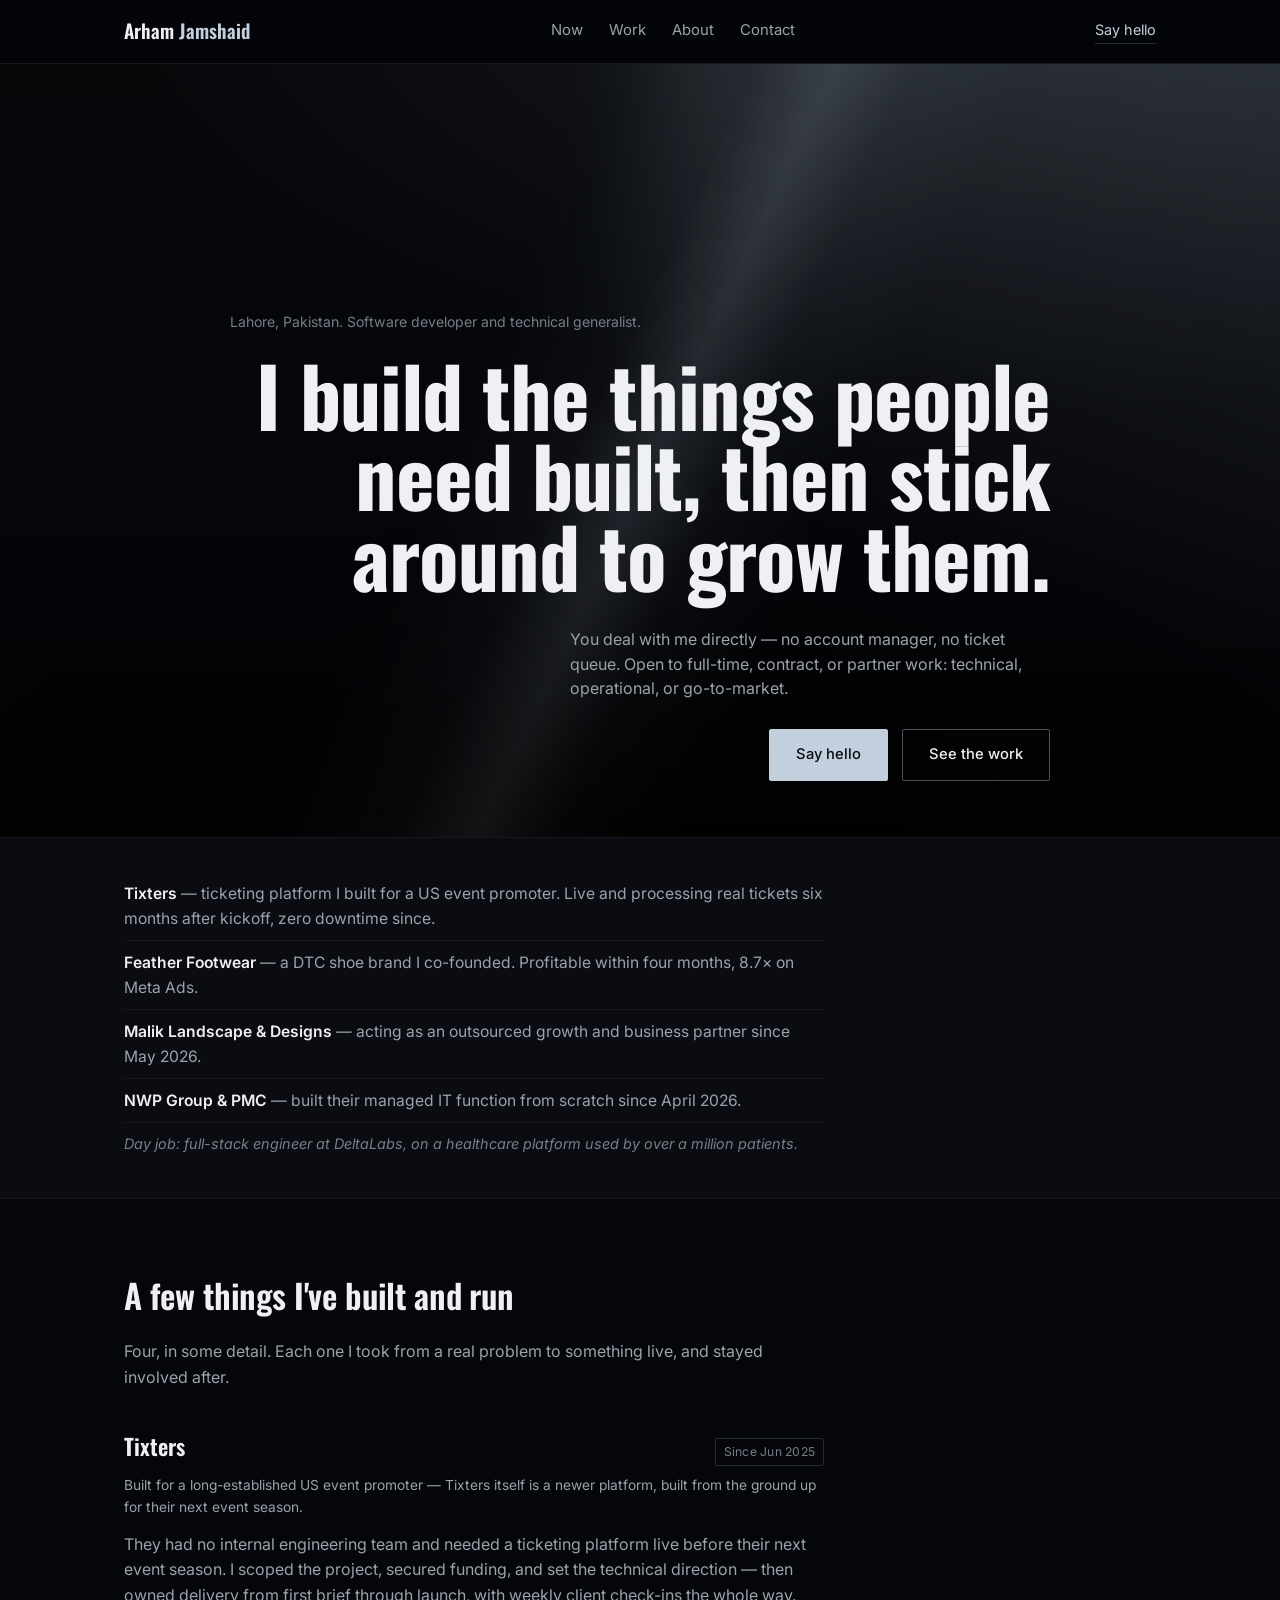
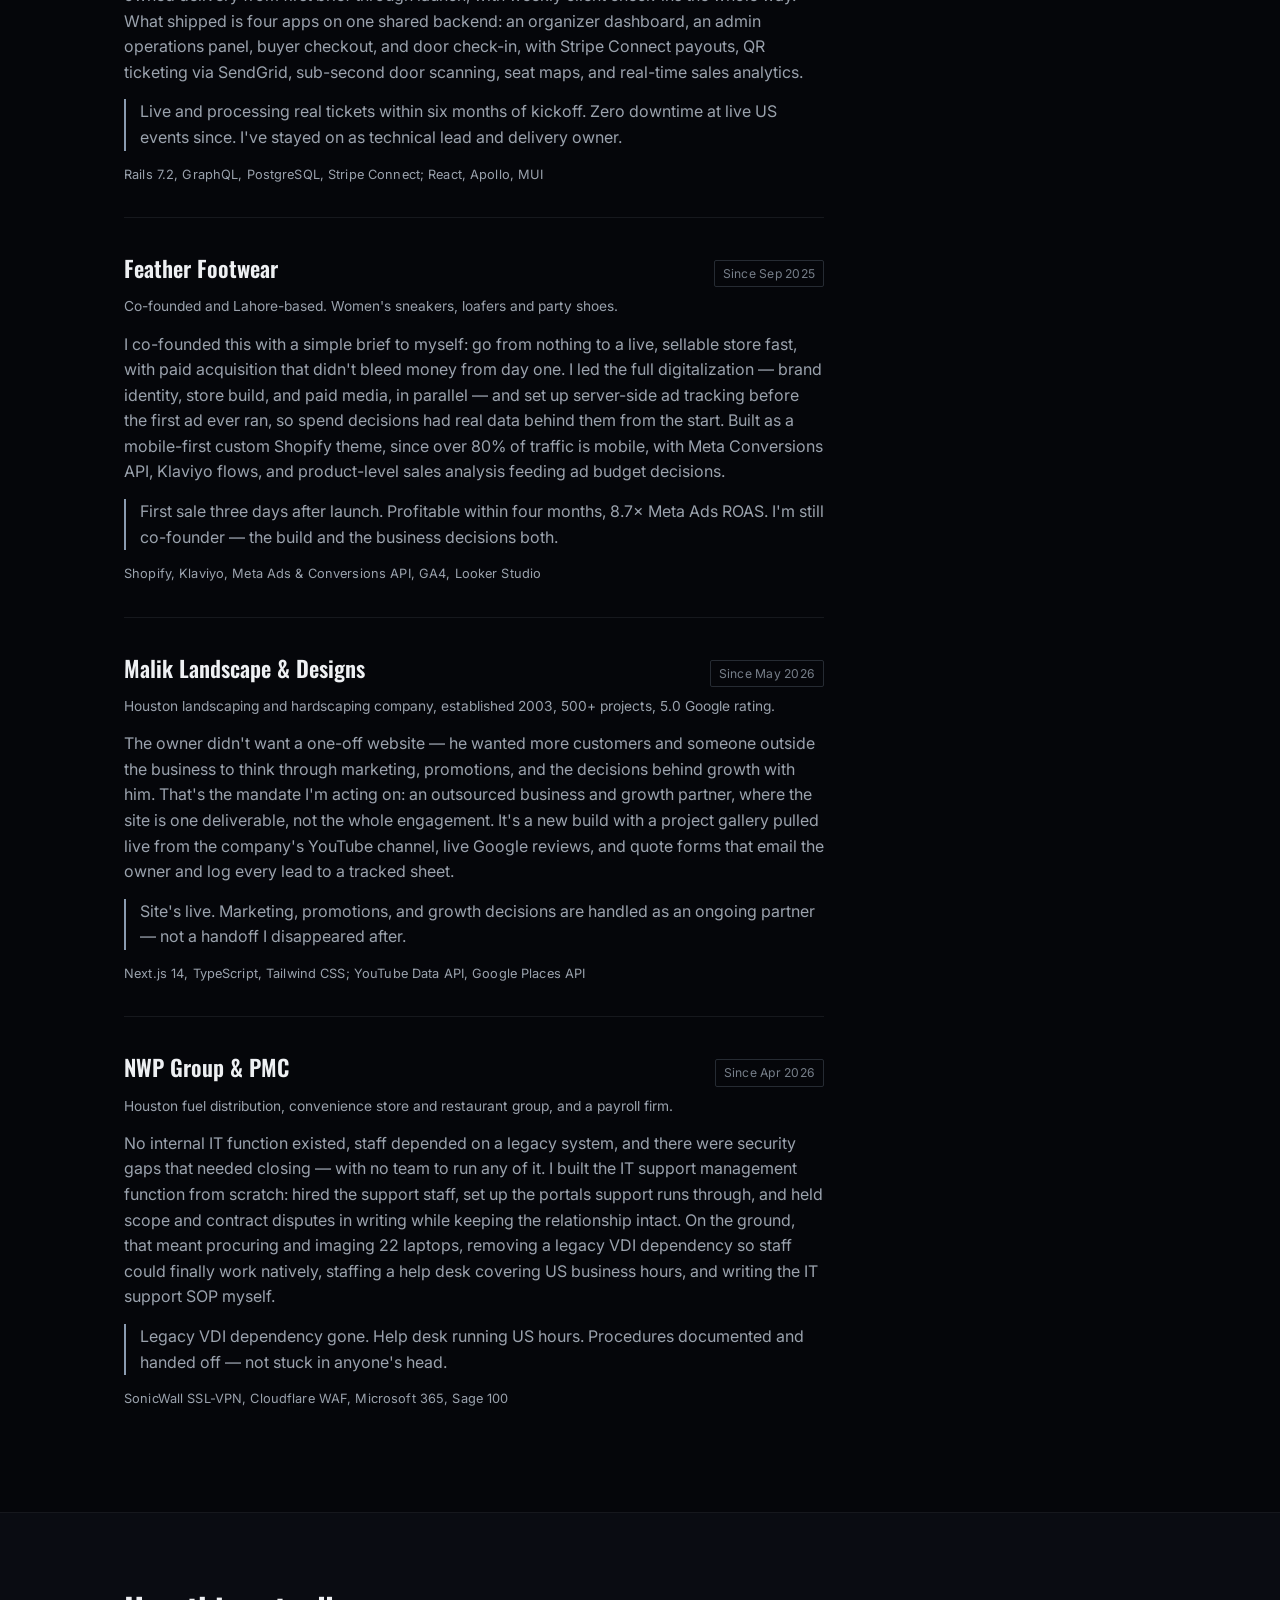
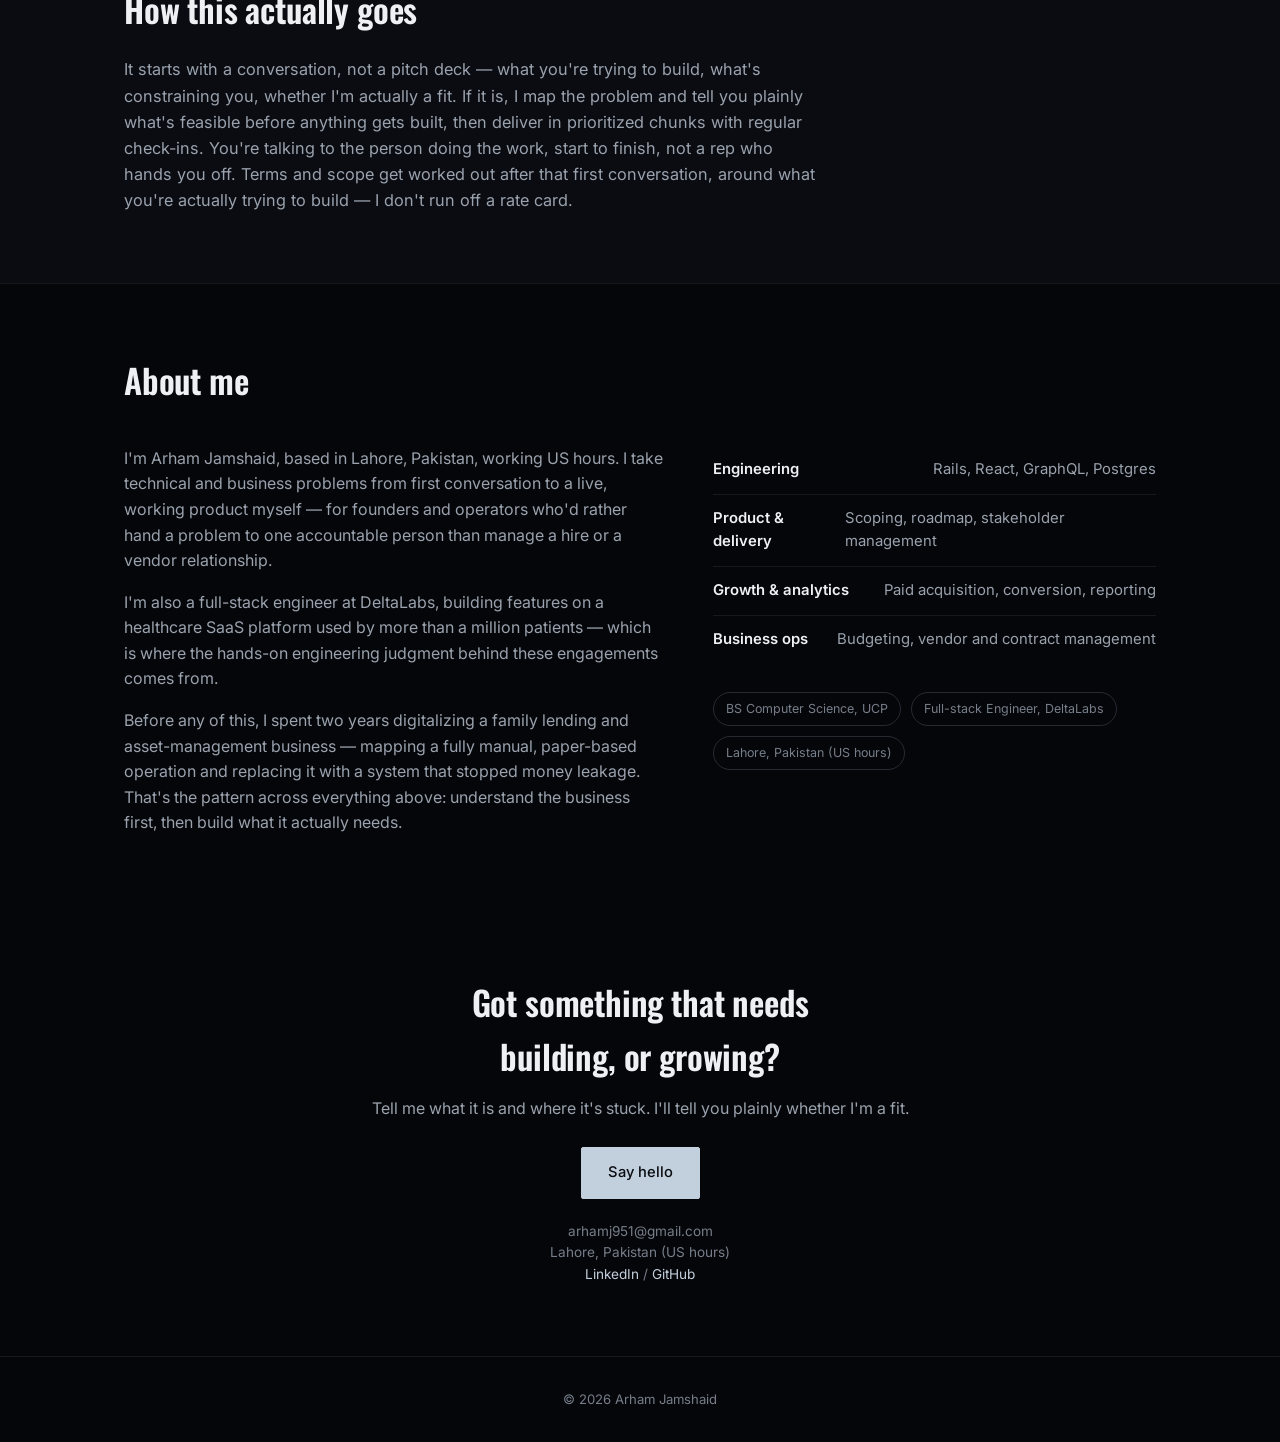
<file: index.html>
<!DOCTYPE html>
<html lang="en">
<head>
<meta charset="UTF-8">
<meta name="viewport" content="width=device-width, initial-scale=1.0">
<title>Arham Jamshaid — Software Developer &amp; Technical Generalist</title>
<meta name="description" content="I build and grow the things founders and operators need — technical, operational, or go-to-market. Based in Lahore, Pakistan.">
<link rel="preconnect" href="https://fonts.googleapis.com">
<link rel="preconnect" href="https://fonts.gstatic.com" crossorigin>
<link href="https://fonts.googleapis.com/css2?family=Oswald:wght@500;600;700&family=Inter:wght@400;500;600;700&display=swap" rel="stylesheet">
<link rel="stylesheet" href="styles.css">
</head>
<body>

<header class="site-nav">
  <div class="nav-inner" id="navInner">
    <div class="brand">Arham <span>Jamshaid</span></div>
    <nav class="links">
      <a href="#now">Now</a>
      <a href="#work">Work</a>
      <a href="#about">About</a>
      <a href="#contact">Contact</a>
    </nav>
    <a href="#contact" class="nav-cta">Say hello</a>
    <button class="menu-toggle" id="menuToggle" aria-label="Toggle menu">Menu</button>
  </div>
  <div class="mobile-panel" id="mobilePanel">
    <a href="#now">Now</a>
    <a href="#work">Work</a>
    <a href="#about">About</a>
    <a href="#contact">Contact</a>
  </div>
</header>

<section class="hero">
  <div class="light-streak"></div>
  <div class="grain-vignette"></div>
  <div class="wrap">
    <div class="hero-byline">Lahore, Pakistan. Software developer and technical generalist.</div>
    <h1 class="headline">I build the things people need built, then stick around to grow them.</h1>
    <p class="hero-sub">You deal with me directly — no account manager, no ticket queue. Open to full-time, contract, or partner work: technical, operational, or go-to-market.</p>
    <div class="hero-ctas">
      <a href="mailto:arhamj951@gmail.com" class="btn btn-primary">Say hello</a>
      <a href="#work" class="btn btn-ghost">See the work</a>
    </div>
  </div>
</section>

<section id="now" class="now-section">
  <div class="wrap">
    <ul class="now-list">
      <li><a href="#tixters"><strong>Tixters</strong></a> — ticketing platform I built for a US event promoter. Live and processing real tickets six months after kickoff, zero downtime since.</li>
      <li><a href="#feather"><strong>Feather Footwear</strong></a> — a DTC shoe brand I co-founded. Profitable within four months, 8.7× on Meta Ads.</li>
      <li><a href="#malik"><strong>Malik Landscape &amp; Designs</strong></a> — acting as an outsourced growth and business partner since May 2026.</li>
      <li><a href="#nwp"><strong>NWP Group &amp; PMC</strong></a> — built their managed IT function from scratch since April 2026.</li>
      <li class="now-day">Day job: full-stack engineer at DeltaLabs, on a healthcare platform used by over a million patients.</li>
    </ul>
  </div>
</section>

<section id="work">
  <div class="wrap">
    <div class="section-head">
      <h2 class="section-title">A few things I've built and run</h2>
      <p class="section-desc">Four, in some detail. Each one I took from a real problem to something live, and stayed involved after.</p>
    </div>

    <!-- Tixters -->
    <article class="case" id="tixters">
      <div class="case-head">
        <h3 class="case-client">Tixters</h3>
        <span class="case-status">Since Jun 2025</span>
      </div>
      <p class="case-tag">Built for a long-established US event promoter — Tixters itself is a newer platform, built from the ground up for their next event season.</p>
      <p>They had no internal engineering team and needed a ticketing platform live before their next event season. I scoped the project, secured funding, and set the technical direction — then owned delivery from first brief through launch, with weekly client check-ins the whole way. What shipped is four apps on one shared backend: an organizer dashboard, an admin operations panel, buyer checkout, and door check-in, with Stripe Connect payouts, QR ticketing via SendGrid, sub-second door scanning, seat maps, and real-time sales analytics.</p>
      <p class="case-result">Live and processing real tickets within six months of kickoff. Zero downtime at live US events since. I've stayed on as technical lead and delivery owner.</p>
      <p class="stack-line">Rails 7.2, GraphQL, PostgreSQL, Stripe Connect; React, Apollo, MUI</p>
    </article>

    <!-- Feather Footwear -->
    <article class="case" id="feather">
      <div class="case-head">
        <h3 class="case-client">Feather Footwear</h3>
        <span class="case-status">Since Sep 2025</span>
      </div>
      <p class="case-tag">Co-founded and Lahore-based. Women's sneakers, loafers and party shoes.
      <!-- TODO: Arham to confirm currency/timeframe for ~$2M/mo gross sales figure, then add as a real stat -->
      </p>
      <p>I co-founded this with a simple brief to myself: go from nothing to a live, sellable store fast, with paid acquisition that didn't bleed money from day one. I led the full digitalization — brand identity, store build, and paid media, in parallel — and set up server-side ad tracking before the first ad ever ran, so spend decisions had real data behind them from the start. Built as a mobile-first custom Shopify theme, since over 80% of traffic is mobile, with Meta Conversions API, Klaviyo flows, and product-level sales analysis feeding ad budget decisions.</p>
      <p class="case-result">First sale three days after launch. Profitable within four months, 8.7× Meta Ads ROAS. I'm still co-founder — the build and the business decisions both.</p>
      <p class="stack-line">Shopify, Klaviyo, Meta Ads &amp; Conversions API, GA4, Looker Studio</p>
    </article>

    <!-- Malik Landscape & Designs -->
    <article class="case" id="malik">
      <div class="case-head">
        <h3 class="case-client">Malik Landscape &amp; Designs</h3>
        <span class="case-status">Since May 2026</span>
      </div>
      <p class="case-tag">Houston landscaping and hardscaping company, established 2003, 500+ projects, 5.0 Google rating.</p>
      <p>The owner didn't want a one-off website — he wanted more customers and someone outside the business to think through marketing, promotions, and the decisions behind growth with him. That's the mandate I'm acting on: an outsourced business and growth partner, where the site is one deliverable, not the whole engagement. It's a new build with a project gallery pulled live from the company's YouTube channel, live Google reviews, and quote forms that email the owner and log every lead to a tracked sheet.</p>
      <p class="case-result">Site's live. Marketing, promotions, and growth decisions are handled as an ongoing partner — not a handoff I disappeared after.</p>
      <p class="stack-line">Next.js 14, TypeScript, Tailwind CSS; YouTube Data API, Google Places API</p>
    </article>

    <!-- NWP / PMC Managed IT -->
    <article class="case" id="nwp">
      <div class="case-head">
        <h3 class="case-client">NWP Group &amp; PMC</h3>
        <span class="case-status">Since Apr 2026</span>
      </div>
      <p class="case-tag">Houston fuel distribution, convenience store and restaurant group, and a payroll firm.</p>
      <p>No internal IT function existed, staff depended on a legacy system, and there were security gaps that needed closing — with no team to run any of it. I built the IT support management function from scratch: hired the support staff, set up the portals support runs through, and held scope and contract disputes in writing while keeping the relationship intact. On the ground, that meant procuring and imaging 22 laptops, removing a legacy VDI dependency so staff could finally work natively, staffing a help desk covering US business hours, and writing the IT support SOP myself.</p>
      <p class="case-result">Legacy VDI dependency gone. Help desk running US hours. Procedures documented and handed off — not stuck in anyone's head.</p>
      <p class="stack-line">SonicWall SSL-VPN, Cloudflare WAF, Microsoft 365, Sage 100</p>
    </article>

  </div>
</section>

<section id="how">
  <div class="wrap">
    <div class="section-head how-head">
      <h2 class="section-title">How this actually goes</h2>
    </div>
    <p class="how-copy">It starts with a conversation, not a pitch deck — what you're trying to build, what's constraining you, whether I'm actually a fit. If it is, I map the problem and tell you plainly what's feasible before anything gets built, then deliver in prioritized chunks with regular check-ins. You're talking to the person doing the work, start to finish, not a rep who hands you off. Terms and scope get worked out after that first conversation, around what you're actually trying to build — I don't run off a rate card.</p>
  </div>
</section>

<section id="about">
  <div class="wrap">
    <div class="section-head">
      <h2 class="section-title">About me</h2>
    </div>
    <div class="about-grid">
      <div class="about-copy">
        <p>I'm Arham Jamshaid, based in Lahore, Pakistan, working US hours. I take technical and business problems from first conversation to a live, working product myself — for founders and operators who'd rather hand a problem to one accountable person than manage a hire or a vendor relationship.</p>
        <p>I'm also a full-stack engineer at DeltaLabs, building features on a healthcare SaaS platform used by more than a million patients — which is where the hands-on engineering judgment behind these engagements comes from.</p>
        <p>Before any of this, I spent two years digitalizing a family lending and asset-management business — mapping a fully manual, paper-based operation and replacing it with a system that stopped money leakage. That's the pattern across everything above: understand the business first, then build what it actually needs.</p>
      </div>
      <div>
        <ul class="skill-list">
          <li><span class="role">Engineering</span> Rails, React, GraphQL, Postgres</li>
          <li><span class="role">Product &amp; delivery</span> Scoping, roadmap, stakeholder management</li>
          <li><span class="role">Growth &amp; analytics</span> Paid acquisition, conversion, reporting</li>
          <li><span class="role">Business ops</span> Budgeting, vendor and contract management</li>
        </ul>
        <div class="credentials">
          <span class="pill">BS Computer Science, UCP</span>
          <span class="pill">Full-stack Engineer, DeltaLabs</span>
          <span class="pill">Lahore, Pakistan (US hours)</span>
        </div>
      </div>
    </div>
  </div>
</section>

<section id="contact">
  <div class="wrap">
    <div class="contact-box">
      <h2 class="section-title">Got something that needs building, or growing?</h2>
      <p class="section-desc">Tell me what it is and where it's stuck. I'll tell you plainly whether I'm a fit.</p>
      <a class="btn btn-primary" href="mailto:arhamj951@gmail.com?subject=Hello">Say hello</a>
      <div class="contact-meta">
        arhamj951@gmail.com<br>
        Lahore, Pakistan (US hours)<br>
        <a href="https://linkedin.com/in/arham-jamshaid-595529261">LinkedIn</a> / <a href="https://github.com/arhamj951">GitHub</a>
      </div>
    </div>
  </div>
</section>

<footer class="site-footer">
  <div class="wrap">&copy; <span id="year"></span> Arham Jamshaid</div>
</footer>

<script src="script.js"></script>
</body>
</html>
</file>
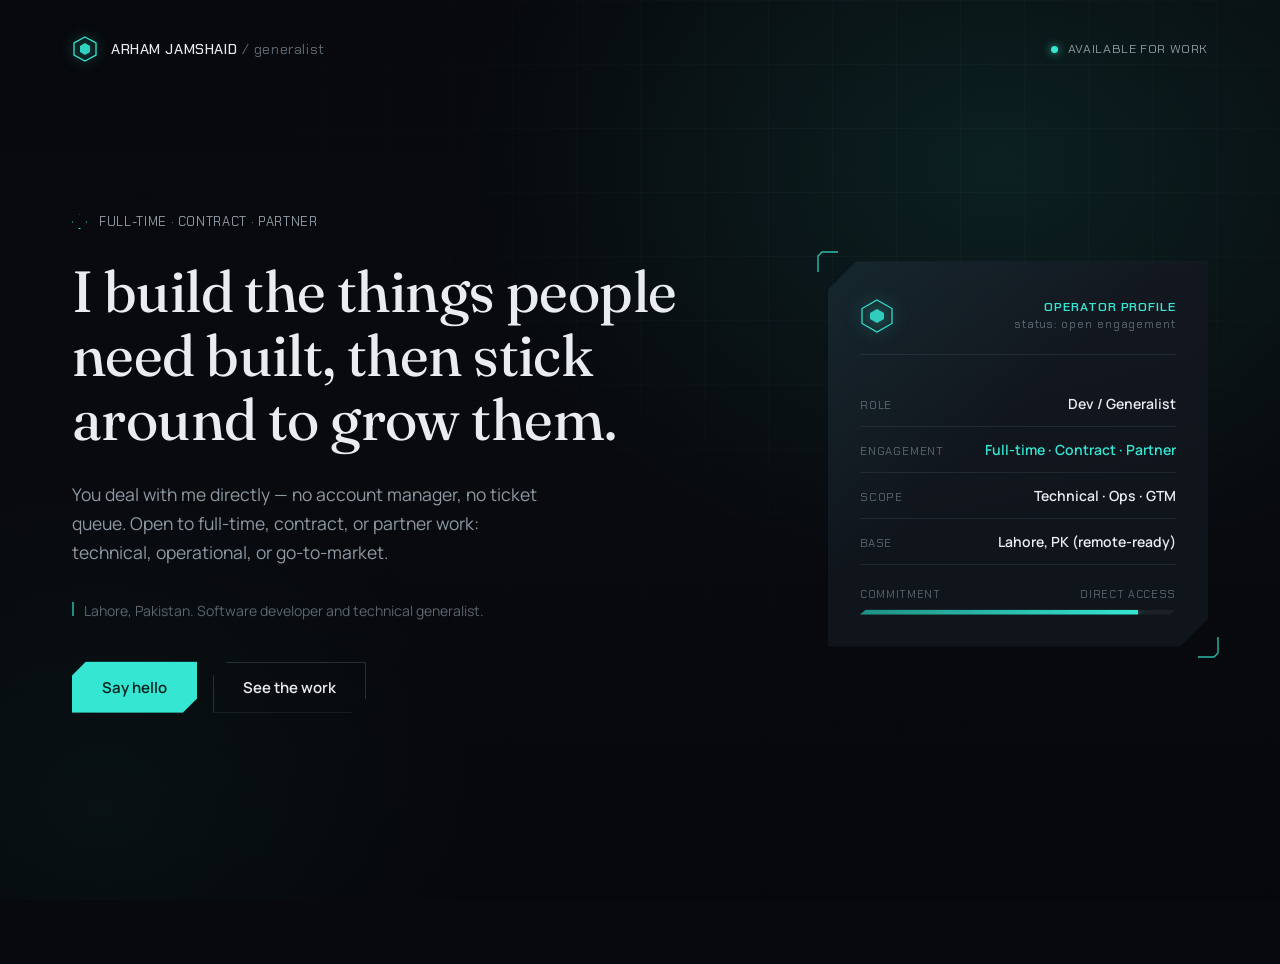
<file: mockups/a-game-ui.html>
<!DOCTYPE html>
<html lang="en">
<head>
<meta charset="UTF-8">
<meta name="viewport" content="width=device-width, initial-scale=1.0">
<title>Arham Jamshaid — Hero Mockup</title>
<link rel="preconnect" href="https://fonts.googleapis.com">
<link rel="preconnect" href="https://fonts.gstatic.com" crossorigin>
<link href="https://fonts.googleapis.com/css2?family=Fraunces:opsz,wght@9..144,340..600&family=Chakra+Petch:wght@400;500;600&family=Manrope:wght@400;500;600&display=swap" rel="stylesheet">
<style>
  :root{
    --bg: #07090c;
    --bg-2: #0c0f14;
    --panel: #10141b;
    --panel-2: #141922;
    --line: rgba(130,150,165,0.14);
    --line-strong: rgba(130,150,165,0.26);
    --accent: #35e6d2;
    --accent-dim: #1f8f84;
    --accent-glow: rgba(53,230,210,0.55);
    --text: #e9edf0;
    --text-dim: #8d9aa3;
    --text-faint: #5b6670;
  }

  *{ box-sizing: border-box; }

  html, body{
    margin:0;
    padding:0;
    background: var(--bg);
    color: var(--text);
    width: 100%;
    height: 100%;
    overflow-x: hidden;
  }

  body{
    font-family: 'Manrope', sans-serif;
    position: relative;
  }

  /* ---------- background texture ---------- */

  .bg-field{
    position: fixed;
    inset: 0;
    z-index: 0;
    background:
      radial-gradient(ellipse 900px 700px at 78% 18%, rgba(53,230,210,0.10), transparent 60%),
      radial-gradient(ellipse 700px 600px at 8% 90%, rgba(53,230,210,0.045), transparent 55%),
      linear-gradient(180deg, #07090c 0%, #080a0e 55%, #06070a 100%);
  }

  .bg-grid{
    position: fixed;
    inset: 0;
    z-index: 0;
    background-image:
      linear-gradient(rgba(140,160,175,0.05) 1px, transparent 1px),
      linear-gradient(90deg, rgba(140,160,175,0.05) 1px, transparent 1px);
    background-size: 64px 64px;
    mask-image: radial-gradient(ellipse 1100px 800px at 70% 20%, rgba(0,0,0,0.9), transparent 72%);
    -webkit-mask-image: radial-gradient(ellipse 1100px 800px at 70% 20%, rgba(0,0,0,0.9), transparent 72%);
  }

  .hero{
    position: relative;
    z-index: 1;
    width: 100%;
    min-height: 100vh;
    padding: 0 72px;
    display: flex;
    flex-direction: column;
  }

  /* ---------- top bar ---------- */

  .topbar{
    display: flex;
    align-items: center;
    justify-content: space-between;
    padding: 36px 0 0;
  }

  .mark{
    display: flex;
    align-items: center;
    gap: 13px;
  }

  .mark svg{
    width: 26px;
    height: 26px;
    display: block;
    filter: drop-shadow(0 0 7px var(--accent-glow));
  }

  .mark-text{
    font-family: 'Chakra Petch', sans-serif;
    font-weight: 500;
    font-size: 14.5px;
    letter-spacing: 0.04em;
    color: var(--text);
  }

  .mark-text span{
    color: var(--text-faint);
    font-weight: 400;
  }

  .top-status{
    display: flex;
    align-items: center;
    gap: 10px;
    font-family: 'Chakra Petch', sans-serif;
    font-size: 12.5px;
    letter-spacing: 0.05em;
    color: var(--text-dim);
  }

  .dot{
    width: 7px;
    height: 7px;
    border-radius: 50%;
    background: var(--accent);
    box-shadow: 0 0 9px 1px var(--accent-glow);
    flex-shrink: 0;
  }

  /* ---------- main content: asymmetric split ---------- */

  .content{
    flex: 1;
    display: grid;
    grid-template-columns: 1.18fr 0.82fr;
    column-gap: 56px;
    align-items: center;
    padding-bottom: 54px;
  }

  .copy{
    position: relative;
    padding-top: 18px;
  }

  .eyebrow-rule{
    display: flex;
    align-items: center;
    gap: 12px;
    margin-bottom: 30px;
  }

  .eyebrow-rule .bevel{
    width: 15px;
    height: 15px;
    border: 1.5px solid var(--accent);
    clip-path: polygon(50% 0%, 100% 50%, 50% 100%, 0% 50%);
    box-shadow: 0 0 10px var(--accent-glow);
    flex-shrink: 0;
  }

  .eyebrow-rule span{
    font-family: 'Chakra Petch', sans-serif;
    font-size: 13px;
    letter-spacing: 0.05em;
    color: var(--text-dim);
  }

  h1{
    font-family: 'Fraunces', serif;
    font-weight: 440;
    font-optical-sizing: auto;
    font-size: 58px;
    line-height: 1.1;
    letter-spacing: -0.01em;
    margin: 0 0 28px;
    max-width: 650px;
    color: var(--text);
  }

  .sub{
    font-size: 17.5px;
    line-height: 1.65;
    color: var(--text-dim);
    max-width: 490px;
    margin: 0 0 34px;
    font-weight: 400;
  }

  .identity{
    display: flex;
    align-items: baseline;
    gap: 10px;
    margin-bottom: 42px;
    font-size: 14px;
    color: var(--text-faint);
  }

  .identity .bar{
    width: 2px;
    height: 14px;
    background: var(--accent-dim);
    display: inline-block;
    flex-shrink: 0;
  }

  .ctas{
    display: flex;
    gap: 16px;
    align-items: center;
  }

  .btn{
    font-family: 'Manrope', sans-serif;
    font-size: 15px;
    font-weight: 600;
    padding: 15px 30px;
    cursor: pointer;
    border: none;
    position: relative;
    clip-path: polygon(14px 0, 100% 0, 100% calc(100% - 14px), calc(100% - 14px) 100%, 0 100%, 0 14px);
    transition: transform 0.18s ease, box-shadow 0.18s ease;
  }

  .btn-primary{
    background: var(--accent);
    color: #04201c;
    box-shadow: 0 0 0 1px rgba(53,230,210,0.3), 0 10px 32px -8px rgba(53,230,210,0.55);
  }

  .btn-primary:hover{
    transform: translateY(-1px);
    box-shadow: 0 0 0 1px rgba(53,230,210,0.45), 0 14px 38px -8px rgba(53,230,210,0.7);
  }

  .btn-secondary{
    background: transparent;
    color: var(--text);
    box-shadow: inset 0 0 0 1px var(--line-strong);
  }

  .btn-secondary:hover{
    box-shadow: inset 0 0 0 1px rgba(53,230,210,0.5);
    color: var(--accent);
  }

  /* ---------- HUD stat panel ---------- */

  .panel-wrap{
    position: relative;
    justify-self: end;
    width: 100%;
    max-width: 380px;
  }

  .panel{
    position: relative;
    background: linear-gradient(165deg, var(--panel-2) 0%, var(--panel) 68%);
    clip-path: polygon(28px 0, 100% 0, 100% calc(100% - 28px), calc(100% - 28px) 100%, 0 100%, 0 28px);
    padding: 36px 32px 32px;
    box-shadow:
      0 0 0 1px var(--line),
      0 30px 70px -20px rgba(0,0,0,0.65);
  }

  .panel::before{
    content: '';
    position: absolute;
    inset: 0;
    background: linear-gradient(135deg, rgba(53,230,210,0.07), transparent 45%);
    clip-path: inherit;
    pointer-events: none;
  }

  .corner{
    position: absolute;
    width: 22px;
    height: 22px;
    pointer-events: none;
  }

  .corner svg{ width:100%; height:100%; display:block; }

  .corner.tl{ top: -11px; left: -11px; }
  .corner.br{ bottom: -11px; right: -11px; transform: rotate(180deg); }

  .panel-head{
    display: flex;
    align-items: center;
    justify-content: space-between;
    margin-bottom: 26px;
    padding-bottom: 20px;
    border-bottom: 1px solid var(--line);
  }

  .panel-head .rune{
    width: 34px;
    height: 34px;
    flex-shrink: 0;
    filter: drop-shadow(0 0 8px var(--accent-glow));
  }

  .panel-head-label{
    font-family: 'Chakra Petch', sans-serif;
    font-size: 11.5px;
    letter-spacing: 0.08em;
    color: var(--text-faint);
    text-align: right;
    line-height: 1.5;
  }

  .panel-head-label strong{
    display: block;
    color: var(--accent);
    font-size: 12.5px;
    font-weight: 600;
  }

  .stat-row{
    display: flex;
    justify-content: space-between;
    align-items: baseline;
    padding: 13px 0;
    border-bottom: 1px solid var(--line);
  }

  .stat-row:last-of-type{
    border-bottom: none;
    padding-bottom: 4px;
  }

  .stat-label{
    font-family: 'Chakra Petch', sans-serif;
    font-size: 11.5px;
    letter-spacing: 0.07em;
    color: var(--text-faint);
  }

  .stat-value{
    font-size: 14px;
    font-weight: 600;
    color: var(--text);
    text-align: right;
  }

  .stat-value.accent{
    color: var(--accent);
  }

  .meter{
    margin-top: 22px;
  }

  .meter-top{
    display: flex;
    justify-content: space-between;
    margin-bottom: 9px;
    font-family: 'Chakra Petch', sans-serif;
    font-size: 11px;
    letter-spacing: 0.06em;
    color: var(--text-faint);
  }

  .meter-track{
    height: 5px;
    background: rgba(255,255,255,0.05);
    position: relative;
    clip-path: polygon(6px 0, 100% 0, calc(100% - 6px) 100%, 0 100%);
  }

  .meter-fill{
    position: absolute;
    inset: 0;
    width: 88%;
    background: linear-gradient(90deg, var(--accent-dim), var(--accent));
    box-shadow: 0 0 10px var(--accent-glow);
  }

  /* ---------- footer strip ---------- */

  .footer-strip{
    position: relative;
    z-index: 1;
    display: flex;
    justify-content: space-between;
    align-items: center;
    padding: 20px 72px 28px;
    border-top: 1px solid var(--line);
    font-family: 'Chakra Petch', sans-serif;
    font-size: 11.5px;
    letter-spacing: 0.06em;
    color: var(--text-faint);
  }

  .footer-strip .seg{
    display: flex;
    gap: 28px;
  }
</style>
</head>
<body>

  <div class="bg-field"></div>
  <div class="bg-grid"></div>

  <div class="hero">

    <div class="topbar">
      <div class="mark">
        <svg viewBox="0 0 26 26" fill="none">
          <path d="M13 1 L24 7 L24 19 L13 25 L2 19 L2 7 Z" stroke="#35e6d2" stroke-width="1.3"/>
          <path d="M13 7 L18 10 L18 16 L13 19 L8 16 L8 10 Z" fill="#35e6d2" opacity="0.9"/>
        </svg>
        <div class="mark-text">ARHAM JAMSHAID <span>/ generalist</span></div>
      </div>
      <div class="top-status">
        <span class="dot"></span>
        AVAILABLE FOR WORK
      </div>
    </div>

    <div class="content">
      <div class="copy">
        <div class="eyebrow-rule">
          <span class="bevel"></span>
          <span>FULL-TIME · CONTRACT · PARTNER</span>
        </div>

        <h1>I build the things people need built, then stick around to grow them.</h1>

        <p class="sub">You deal with me directly — no account manager, no ticket queue. Open to full-time, contract, or partner work: technical, operational, or go-to-market.</p>

        <div class="identity">
          <span class="bar"></span>
          Lahore, Pakistan. Software developer and technical generalist.
        </div>

        <div class="ctas">
          <button class="btn btn-primary">Say hello</button>
          <button class="btn btn-secondary">See the work</button>
        </div>
      </div>

      <div class="panel-wrap">
        <div class="corner tl">
          <svg viewBox="0 0 22 22" fill="none"><path d="M1 21 L1 5 L5 1 L21 1" stroke="#35e6d2" stroke-width="1.4" opacity="0.8"/></svg>
        </div>
        <div class="corner br">
          <svg viewBox="0 0 22 22" fill="none"><path d="M1 21 L1 5 L5 1 L21 1" stroke="#35e6d2" stroke-width="1.4" opacity="0.8"/></svg>
        </div>

        <div class="panel">
          <div class="panel-head">
            <svg class="rune" viewBox="0 0 34 34" fill="none">
              <path d="M17 1 L32 9.5 L32 24.5 L17 33 L2 24.5 L2 9.5 Z" stroke="#35e6d2" stroke-width="1.2"/>
              <path d="M17 10 L24 14 L24 20 L17 24 L10 20 L10 14 Z" fill="#35e6d2" opacity="0.85"/>
            </svg>
            <div class="panel-head-label">
              <strong>OPERATOR PROFILE</strong>
              status: open engagement
            </div>
          </div>

          <div class="stat-row">
            <span class="stat-label">ROLE</span>
            <span class="stat-value">Dev / Generalist</span>
          </div>
          <div class="stat-row">
            <span class="stat-label">ENGAGEMENT</span>
            <span class="stat-value accent">Full-time · Contract · Partner</span>
          </div>
          <div class="stat-row">
            <span class="stat-label">SCOPE</span>
            <span class="stat-value">Technical · Ops · GTM</span>
          </div>
          <div class="stat-row">
            <span class="stat-label">BASE</span>
            <span class="stat-value">Lahore, PK (remote-ready)</span>
          </div>

          <div class="meter">
            <div class="meter-top">
              <span>COMMITMENT</span>
              <span>DIRECT ACCESS</span>
            </div>
            <div class="meter-track">
              <div class="meter-fill"></div>
            </div>
          </div>
        </div>
      </div>
    </div>

  </div>

  <div class="footer-strip">
    <div class="seg">
      <span>LAT 31.5497&deg; N</span>
      <span>LONG 74.3436&deg; E</span>
    </div>
    <span>SCROLL TO VIEW WORK</span>
  </div>

</body>
</html>
</file>
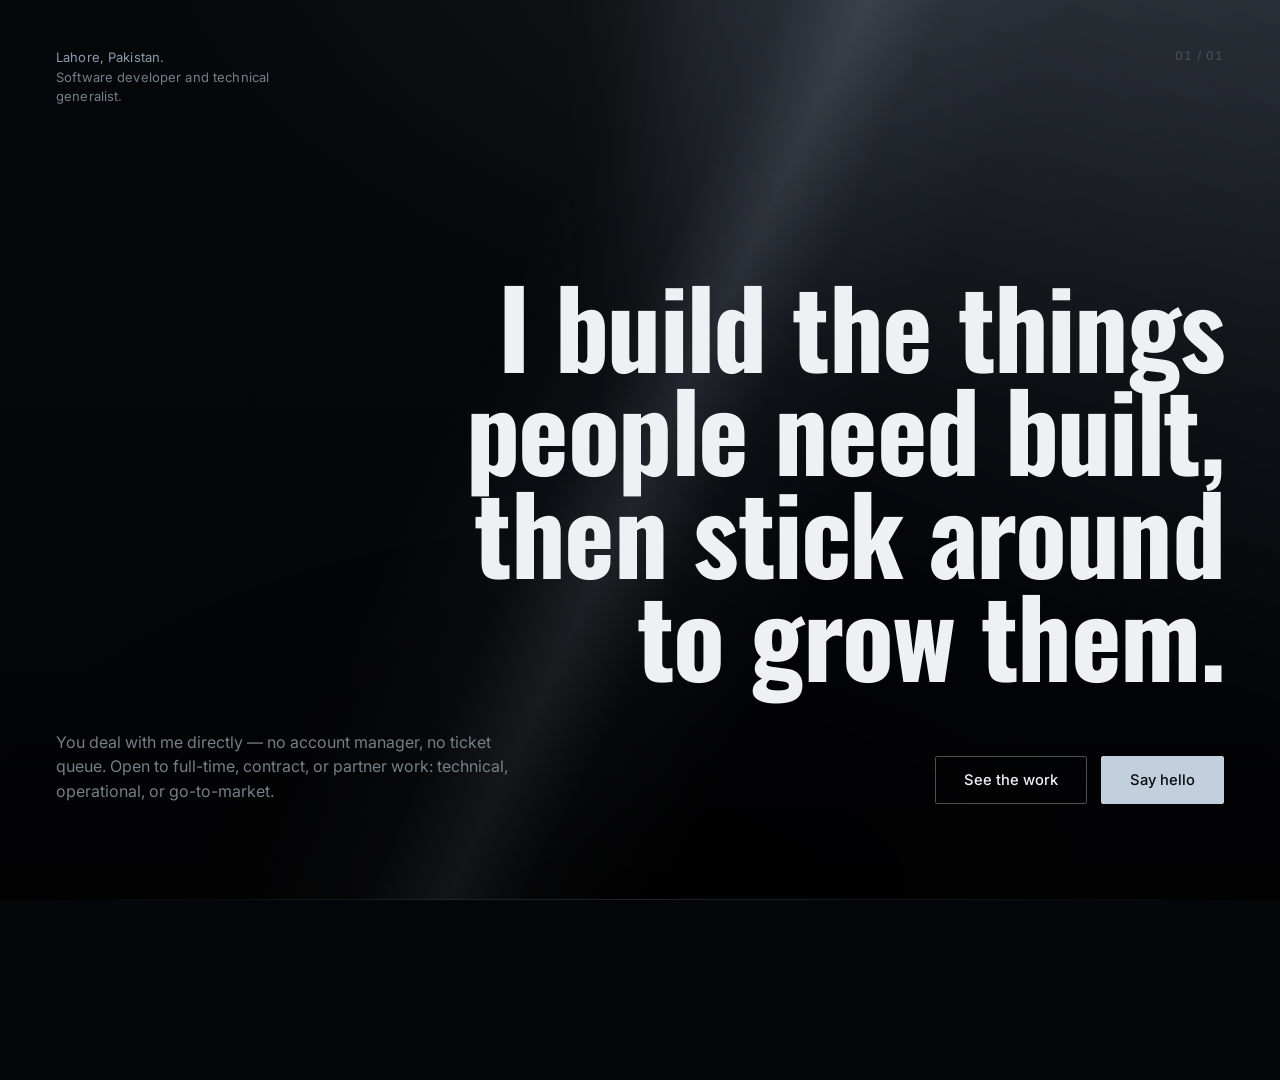
<file: mockups/b-cinematic.html>
<!DOCTYPE html>
<html lang="en">
<head>
<meta charset="UTF-8">
<meta name="viewport" content="width=device-width, initial-scale=1.0">
<title>Arham Jamshaid — Cinematic Hero Mockup</title>
<link rel="preconnect" href="https://fonts.googleapis.com">
<link rel="preconnect" href="https://fonts.gstatic.com" crossorigin>
<link href="https://fonts.googleapis.com/css2?family=Oswald:wght@500;600;700&family=Inter:wght@400;500;600&display=swap" rel="stylesheet">
<style>
  :root {
    --bg: #05060a;
    --bg-2: #0a0c12;
    --steel: #8a9bb0;
    --steel-bright: #c2cfdc;
    --steel-dim: #3c4756;
    --ink: #eef0f3;
    --ink-dim: #767e89;
    --ink-dimmer: #4b5159;
  }

  * { margin: 0; padding: 0; box-sizing: border-box; }

  html, body {
    width: 100%;
    height: 100%;
    background: var(--bg);
  }

  body {
    font-family: 'Inter', sans-serif;
    color: var(--ink);
    overflow-x: hidden;
  }

  .hero {
    position: relative;
    width: 100%;
    min-height: 100vh;
    background: var(--bg);
    display: flex;
    flex-direction: column;
    justify-content: flex-end;
    isolation: isolate;
  }

  /* Base near-black gradient depth, darker at edges */
  .hero::before {
    content: "";
    position: absolute;
    inset: 0;
    background:
      radial-gradient(ellipse 140% 100% at 85% -10%, rgba(138,155,176,0.14), transparent 55%),
      linear-gradient(180deg, #060709 0%, #05060a 55%, #030304 100%);
    z-index: 0;
  }

  /* The cinematic light-streak sweep — single dramatic diagonal, like a title-card key light */
  .light-streak {
    position: absolute;
    inset: 0;
    z-index: 1;
    pointer-events: none;
    background: linear-gradient(
      115deg,
      transparent 0%,
      transparent 38%,
      rgba(138, 155, 176, 0.05) 46%,
      rgba(180, 196, 212, 0.16) 51%,
      rgba(138, 155, 176, 0.05) 56%,
      transparent 64%,
      transparent 100%
    );
    mix-blend-mode: screen;
  }

  .light-streak::after {
    content: "";
    position: absolute;
    top: -20%;
    right: -10%;
    width: 60%;
    height: 140%;
    background: linear-gradient(
      200deg,
      rgba(140, 160, 182, 0.22),
      transparent 60%
    );
    filter: blur(40px);
  }

  /* fine grain / vignette corners to keep it premium rather than flat */
  .grain-vignette {
    position: absolute;
    inset: 0;
    z-index: 2;
    pointer-events: none;
    background: radial-gradient(ellipse 90% 70% at 50% 100%, rgba(0,0,0,0.55), transparent 60%);
  }

  .corner-mark {
    position: absolute;
    top: 48px;
    left: 56px;
    z-index: 3;
    font-size: 13px;
    line-height: 1.5;
    color: var(--ink-dim);
    letter-spacing: 0.01em;
    max-width: 240px;
  }

  .corner-mark .line1 {
    color: var(--steel);
  }

  .frame-tick {
    position: absolute;
    top: 48px;
    right: 56px;
    z-index: 3;
    font-size: 12px;
    color: var(--ink-dimmer);
    font-variant-numeric: tabular-nums;
    letter-spacing: 0.08em;
  }

  .content {
    position: relative;
    z-index: 4;
    width: 100%;
    padding: 0 56px 96px;
    display: flex;
    flex-direction: column;
    align-items: flex-start;
  }

  .headline-wrap {
    width: 100%;
    display: flex;
    justify-content: flex-end;
  }

  h1.headline {
    font-family: 'Oswald', sans-serif;
    font-weight: 700;
    font-style: normal;
    text-transform: none;
    font-size: clamp(3.4rem, 8.4vw, 7.6rem);
    line-height: 0.96;
    letter-spacing: -0.015em;
    color: var(--ink);
    max-width: 1180px;
    text-align: right;
    margin-bottom: 44px;
  }


  .below-headline {
    width: 100%;
    display: flex;
    justify-content: space-between;
    align-items: flex-end;
    gap: 48px;
  }

  .copy-block {
    max-width: 480px;
  }

  .subhead {
    font-size: 1rem;
    line-height: 1.55;
    color: var(--ink-dim);
    font-weight: 400;
    max-width: 46ch;
  }

  .actions {
    display: flex;
    gap: 14px;
    flex-shrink: 0;
    align-items: center;
  }

  .btn {
    font-family: 'Inter', sans-serif;
    font-size: 0.92rem;
    font-weight: 500;
    padding: 14px 28px;
    border-radius: 2px;
    cursor: pointer;
    transition: background 0.2s ease, color 0.2s ease, border-color 0.2s ease, transform 0.2s ease;
    white-space: nowrap;
  }

  .btn-primary {
    background: var(--steel-bright);
    color: #0a0c10;
    border: 1px solid var(--steel-bright);
  }

  .btn-primary:hover {
    background: #d7e0ea;
    border-color: #d7e0ea;
    transform: translateY(-1px);
  }

  .btn-secondary {
    background: transparent;
    color: var(--ink);
    border: 1px solid var(--ink-dimmer);
  }

  .btn-secondary:hover {
    border-color: var(--steel);
    color: var(--steel-bright);
    transform: translateY(-1px);
  }

  .btn:focus-visible {
    outline: 2px solid var(--steel-bright);
    outline-offset: 3px;
  }

  .baseline-rule {
    position: absolute;
    bottom: 0;
    left: 0;
    width: 100%;
    height: 1px;
    background: linear-gradient(90deg, transparent, var(--steel-dim) 50%, transparent);
    opacity: 0.5;
    z-index: 3;
  }

  @media (prefers-reduced-motion: no-preference) {
    .light-streak {
      animation: sweep-in 1.8s cubic-bezier(0.16, 1, 0.3, 1) both;
    }
    h1.headline, .below-headline, .corner-mark {
      animation: rise-in 1s cubic-bezier(0.16, 1, 0.3, 1) both;
    }
    .corner-mark { animation-delay: 0.05s; }
    h1.headline { animation-delay: 0.15s; }
    .below-headline { animation-delay: 0.4s; }
  }

  @keyframes sweep-in {
    from { opacity: 0; transform: translateX(6%); }
    to { opacity: 1; transform: translateX(0); }
  }

  @keyframes rise-in {
    from { opacity: 0; transform: translateY(14px); }
    to { opacity: 1; transform: translateY(0); }
  }

  @media (max-width: 760px) {
    .content { padding: 0 24px 56px; }
    .corner-mark { left: 24px; top: 28px; max-width: 180px; }
    .frame-tick { right: 24px; top: 28px; }
    h1.headline { text-align: left; max-width: 100%; }
    .headline-wrap { justify-content: flex-start; }
    .below-headline { flex-direction: column; align-items: flex-start; gap: 24px; }
    .actions { width: 100%; }
    .btn { flex: 1; text-align: center; }
  }
</style>
</head>
<body>

<section class="hero">
  <div class="light-streak"></div>
  <div class="grain-vignette"></div>

  <div class="corner-mark">
    <div class="line1">Lahore, Pakistan.</div>
    <div>Software developer and technical generalist.</div>
  </div>

  <div class="frame-tick">01 / 01</div>

  <div class="content">
    <div class="headline-wrap">
      <h1 class="headline">
        I build the things<br>
        people need built,<br>
        then stick around<br>
        to grow them.
      </h1>
    </div>

    <div class="below-headline">
      <div class="copy-block">
        <p class="subhead">You deal with me directly — no account manager, no ticket queue. Open to full-time, contract, or partner work: technical, operational, or go-to-market.</p>
      </div>

      <div class="actions">
        <button class="btn btn-secondary">See the work</button>
        <button class="btn btn-primary">Say hello</button>
      </div>
    </div>
  </div>

  <div class="baseline-rule"></div>
</section>

</body>
</html>
</file>
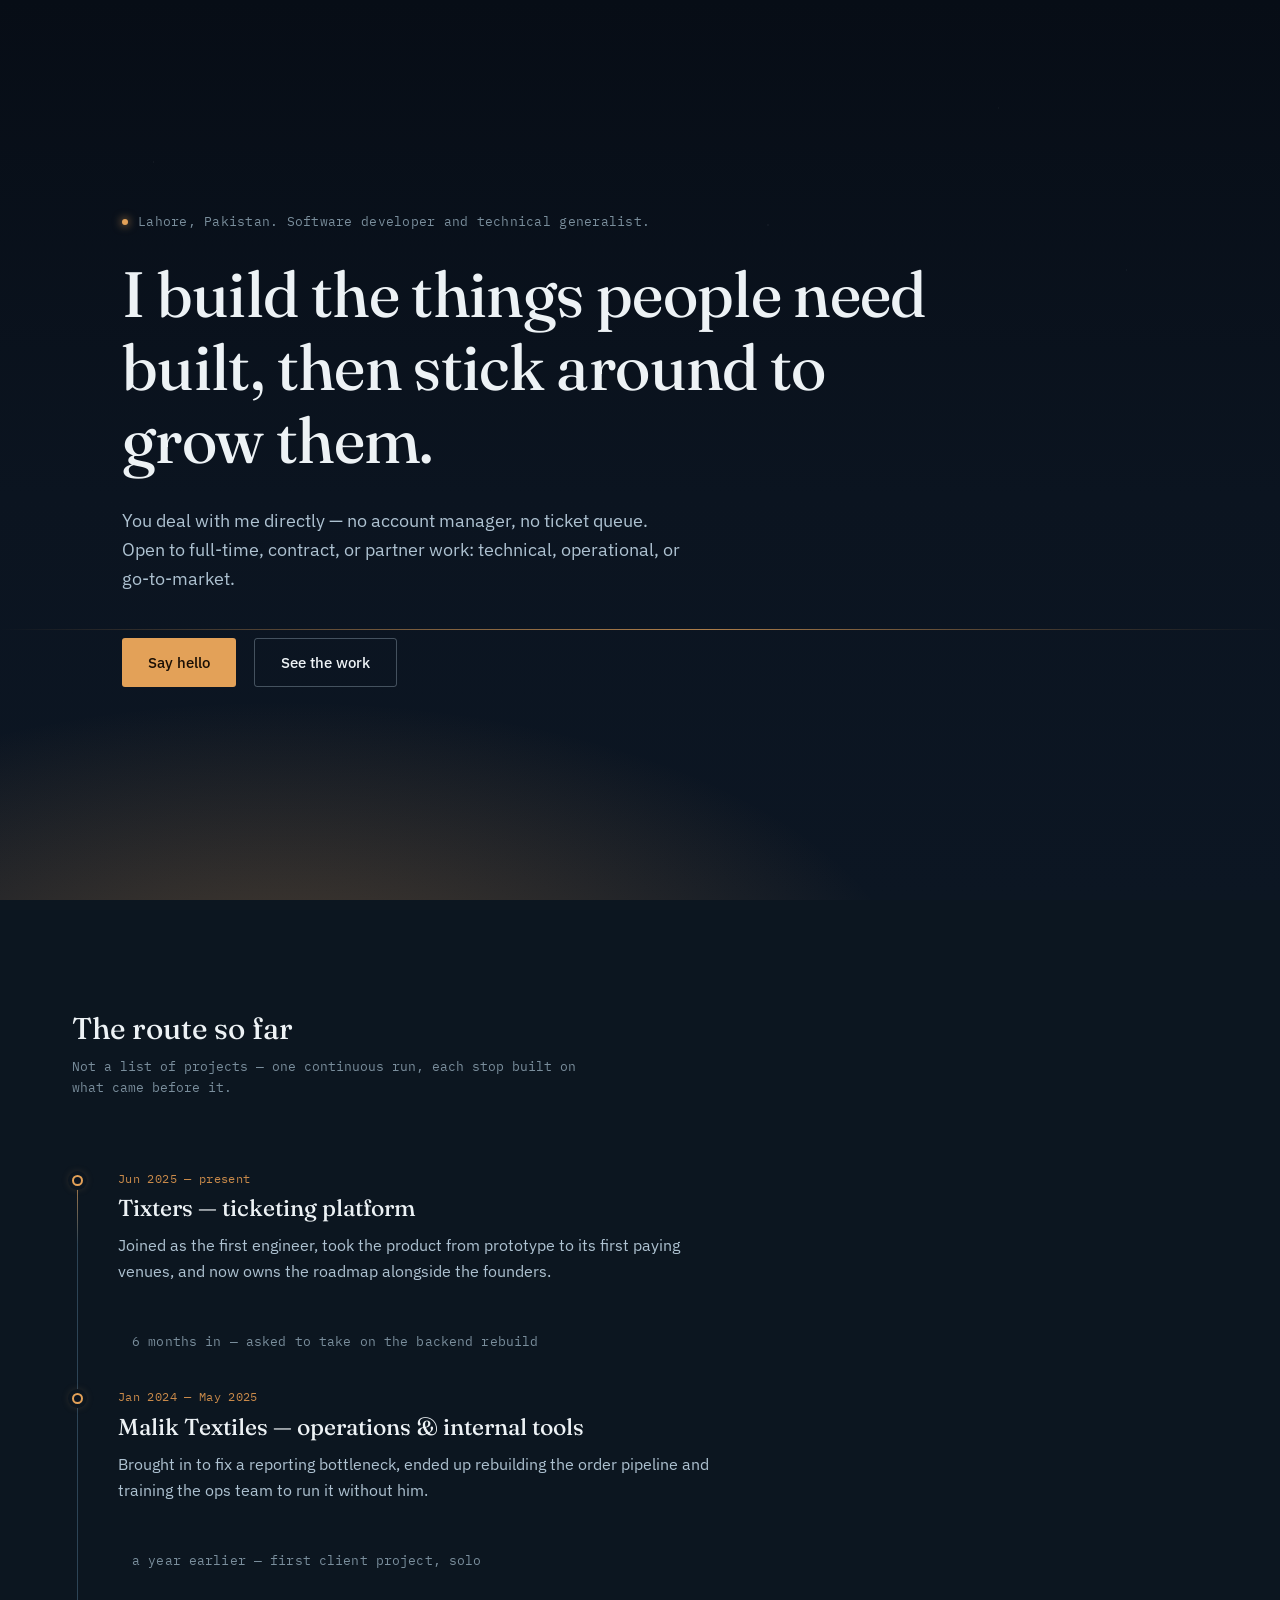
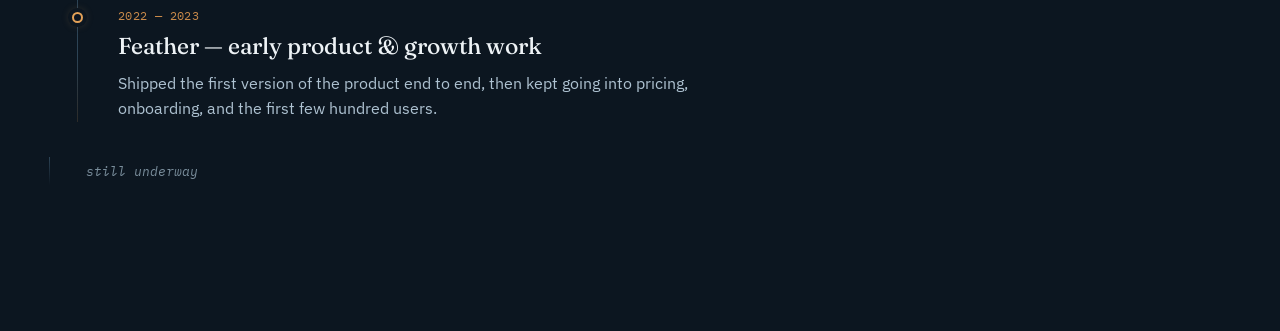
<file: mockups/c-voyage.html>
<!DOCTYPE html>
<html lang="en">
<head>
<meta charset="UTF-8">
<meta name="viewport" content="width=device-width, initial-scale=1.0">
<title>Arham Jamshaid — Voyage Log</title>
<link rel="preconnect" href="https://fonts.googleapis.com">
<link rel="preconnect" href="https://fonts.gstatic.com" crossorigin>
<link href="https://fonts.googleapis.com/css2?family=Fraunces:ital,opsz,wght@0,9..144,340;0,9..144,460;0,9..144,560;1,9..144,440&family=IBM+Plex+Sans:wght@400;500;600&family=IBM+Plex+Mono:wght@400;500&display=swap" rel="stylesheet">
<style>
  :root{
    --navy-deepest:#070d16;
    --navy-deep:#0b1420;
    --navy-mid:#10202e;
    --navy-line:#2d4456;
    --amber:#e3a158;
    --amber-soft:#c98a4a;
    --silver:#aec2d1;
    --silver-dim:#7a8e9c;
    --paper:#edf2f5;
  }
  *{box-sizing:border-box;}
  html,body{margin:0;padding:0;}
  body{
    background:var(--navy-deep);
    color:var(--paper);
    font-family:'IBM Plex Sans', sans-serif;
    -webkit-font-smoothing:antialiased;
  }
  a{color:inherit;text-decoration:none;}

  /* ---------- HERO ---------- */
  .hero{
    position:relative;
    min-height:100vh;
    background:
      radial-gradient(ellipse 80% 55% at 22% 112%, rgba(227,161,88,0.30), rgba(227,161,88,0) 62%),
      linear-gradient(180deg, var(--navy-deepest) 0%, var(--navy-deep) 55%, #0c1623 100%);
    display:flex;
    align-items:center;
    overflow:hidden;
  }
  .hero::before{
    /* faint horizon line, low in composition */
    content:"";
    position:absolute;
    left:0; right:0;
    bottom:30%;
    height:1px;
    background:linear-gradient(90deg, rgba(227,161,88,0) 0%, rgba(227,161,88,0.55) 35%, rgba(227,161,88,0.75) 55%, rgba(227,161,88,0.2) 85%, rgba(227,161,88,0) 100%);
  }
  .hero::after{
    /* faint star-field texture, very subtle */
    content:"";
    position:absolute;
    inset:0;
    background-image:
      radial-gradient(1px 1px at 12% 18%, rgba(237,242,245,0.35) 0, transparent 60%),
      radial-gradient(1px 1px at 78% 12%, rgba(237,242,245,0.28) 0, transparent 60%),
      radial-gradient(1.5px 1.5px at 60% 25%, rgba(237,242,245,0.22) 0, transparent 60%),
      radial-gradient(1px 1px at 88% 30%, rgba(237,242,245,0.3) 0, transparent 60%),
      radial-gradient(1px 1px at 34% 8%, rgba(237,242,245,0.22) 0, transparent 60%),
      radial-gradient(1px 1px at 48% 32%, rgba(237,242,245,0.18) 0, transparent 60%);
    pointer-events:none;
    opacity:0.8;
  }

  .hero-inner{
    position:relative;
    z-index:2;
    width:100%;
    max-width:1180px;
    margin:0 auto;
    padding:0 72px;
  }

  .identity{
    font-family:'IBM Plex Mono', monospace;
    font-size:13px;
    letter-spacing:0.02em;
    color:var(--silver-dim);
    margin:0 0 28px;
    display:flex;
    align-items:center;
    gap:10px;
  }
  .identity .dot{
    width:6px;height:6px;border-radius:50%;
    background:var(--amber);
    box-shadow:0 0 8px 1px rgba(227,161,88,0.6);
    flex:none;
  }

  h1.headline{
    font-family:'Fraunces', serif;
    font-optical-sizing:auto;
    font-weight:460;
    font-size:clamp(38px, 5.1vw, 64px);
    line-height:1.14;
    letter-spacing:-0.01em;
    max-width:820px;
    margin:0 0 30px;
    color:var(--paper);
  }

  p.subhead{
    font-size:18px;
    line-height:1.6;
    color:var(--silver);
    max-width:560px;
    margin:0 0 44px;
    font-weight:400;
  }

  .cta-row{
    display:flex;
    gap:18px;
    flex-wrap:wrap;
  }
  .btn{
    font-family:'IBM Plex Sans', sans-serif;
    font-size:15px;
    font-weight:500;
    padding:14px 26px;
    border-radius:3px;
    display:inline-flex;
    align-items:center;
    cursor:pointer;
    transition:transform 0.15s ease, box-shadow 0.15s ease, background 0.15s ease, border-color 0.15s ease;
  }
  .btn-primary{
    background:var(--amber);
    color:#1a0f05;
  }
  .btn-primary:hover{
    background:#edb06c;
    box-shadow:0 0 22px rgba(227,161,88,0.35);
  }
  .btn-secondary{
    background:transparent;
    color:var(--paper);
    border:1px solid rgba(174,194,209,0.35);
  }
  .btn-secondary:hover{
    border-color:rgba(174,194,209,0.7);
    background:rgba(174,194,209,0.06);
  }

  /* ---------- LOG SECTION ---------- */
  .log-section{
    background:#0c1620;
    padding:110px 72px 140px;
    position:relative;
  }
  .log-wrap{
    max-width:1180px;
    margin:0 auto;
    position:relative;
  }

  .log-heading{
    margin:0 0 10px;
    font-family:'Fraunces', serif;
    font-weight:460;
    font-size:30px;
    color:var(--paper);
  }
  .log-kicker{
    font-family:'IBM Plex Mono', monospace;
    font-size:13px;
    color:var(--silver-dim);
    margin:0 0 70px;
    max-width:520px;
    line-height:1.6;
  }

  .route{
    position:relative;
    padding-left:46px;
  }
  /* the continuous route line */
  .route::before{
    content:"";
    position:absolute;
    left:5px;
    top:10px;
    bottom:10px;
    width:1px;
    background:linear-gradient(180deg, rgba(227,161,88,0.75) 0%, var(--navy-line) 12%, var(--navy-line) 88%, rgba(227,161,88,0.15) 100%);
  }

  .entry{
    position:relative;
    padding-bottom:10px;
  }
  .entry .node{
    position:absolute;
    left:-46px;
    top:6px;
    width:11px;
    height:11px;
    border-radius:50%;
    background:var(--navy-deep);
    border:2px solid var(--amber);
    box-shadow:0 0 0 4px #0c1620, 0 0 10px 1px rgba(227,161,88,0.35);
  }
  .entry .when{
    font-family:'IBM Plex Mono', monospace;
    font-size:12px;
    letter-spacing:0.03em;
    color:var(--amber-soft);
    margin:0 0 6px;
  }
  .entry h3{
    font-family:'Fraunces', serif;
    font-weight:460;
    font-size:23px;
    line-height:1.3;
    color:var(--paper);
    margin:0 0 9px;
  }
  .entry p{
    font-size:15.5px;
    line-height:1.65;
    color:var(--silver);
    max-width:620px;
    margin:0;
  }

  .connector{
    position:relative;
    padding:26px 0 26px 0;
    margin-left:-46px;
    display:flex;
    align-items:center;
    gap:14px;
  }
  .connector .stub{
    width:46px;
    display:flex;
    justify-content:center;
  }
  .connector .stub span{
    width:1px;
    height:100%;
    background:repeating-linear-gradient(180deg, var(--navy-line) 0, var(--navy-line) 4px, transparent 4px, transparent 9px);
    display:block;
  }
  .connector .label{
    font-family:'IBM Plex Mono', monospace;
    font-size:12.5px;
    color:var(--silver-dim);
    letter-spacing:0.01em;
  }

  .log-end{
    margin-left:-46px;
    padding-top:18px;
    display:flex;
    align-items:center;
    gap:14px;
  }
  .log-end .stub{width:46px;display:flex;justify-content:center;}
  .log-end .stub span{
    width:1px;height:28px;
    background:linear-gradient(180deg, var(--navy-line), transparent);
    display:block;
  }
  .log-end .label{
    font-family:'IBM Plex Mono', monospace;
    font-size:12.5px;
    color:var(--silver-dim);
    font-style:italic;
  }

  @media (max-width:720px){
    .hero-inner, .log-section{padding-left:28px;padding-right:28px;}
    .route{padding-left:36px;}
    .entry .node{left:-36px;}
    .connector, .log-end{margin-left:-36px;}
    .connector .stub, .log-end .stub{width:36px;}
  }
</style>
</head>
<body>

  <section class="hero">
    <div class="hero-inner">
      <p class="identity"><span class="dot"></span>Lahore, Pakistan. Software developer and technical generalist.</p>
      <h1 class="headline">I build the things people need built, then stick around to grow them.</h1>
      <p class="subhead">You deal with me directly — no account manager, no ticket queue. Open to full-time, contract, or partner work: technical, operational, or go-to-market.</p>
      <div class="cta-row">
        <a class="btn btn-primary" href="#">Say hello</a>
        <a class="btn btn-secondary" href="#log">See the work</a>
      </div>
    </div>
  </section>

  <section class="log-section" id="log">
    <div class="log-wrap">
      <h2 class="log-heading">The route so far</h2>
      <p class="log-kicker">Not a list of projects — one continuous run, each stop built on what came before it.</p>

      <div class="route">

        <div class="entry">
          <div class="node"></div>
          <p class="when">Jun 2025 — present</p>
          <h3>Tixters — ticketing platform</h3>
          <p>Joined as the first engineer, took the product from prototype to its first paying venues, and now owns the roadmap alongside the founders.</p>
        </div>

        <div class="connector">
          <div class="stub"><span></span></div>
          <p class="label">6 months in — asked to take on the backend rebuild</p>
        </div>

        <div class="entry">
          <div class="node"></div>
          <p class="when">Jan 2024 — May 2025</p>
          <h3>Malik Textiles — operations &amp; internal tools</h3>
          <p>Brought in to fix a reporting bottleneck, ended up rebuilding the order pipeline and training the ops team to run it without him.</p>
        </div>

        <div class="connector">
          <div class="stub"><span></span></div>
          <p class="label">a year earlier — first client project, solo</p>
        </div>

        <div class="entry">
          <div class="node"></div>
          <p class="when">2022 — 2023</p>
          <h3>Feather — early product &amp; growth work</h3>
          <p>Shipped the first version of the product end to end, then kept going into pricing, onboarding, and the first few hundred users.</p>
        </div>

      </div>

      <div class="log-end">
        <div class="stub"><span></span></div>
        <p class="label">still underway</p>
      </div>

    </div>
  </section>

</body>
</html>
</file>
<file: styles.css>
/* ============================================================
   Design tokens — cinematic title-card direction (chosen by
   Arham from three mockups). Near-black, one cold steel-blue
   accent, a single dramatic light-beam moment in the hero only.
   Oswald (display) + Inter (body) — no literal character/fandom
   references anywhere below this comment.
   ============================================================ */
:root {
  --bg: #05060a;
  --bg-2: #0a0c12;
  --rule: #262b33;
  --rule-soft: #16181d;
  --ink: #eef0f3;
  --ink-dim: #9aa2ad;
  --ink-faint: #767e89;
  --ink-faintest: #4b5159;
  --steel: #8a9bb0;
  --steel-bright: #c2cfdc;
  --steel-soft: #8a9bb01f;
  --steel-glow: #8a9bb040;

  --font-display: "Oswald", sans-serif;
  --font-body: "Inter", -apple-system, BlinkMacSystemFont, "Segoe UI", sans-serif;

  --maxw: 1080px;
  --maxw-narrow: 700px;
}

* { box-sizing: border-box; }
html { scroll-behavior: smooth; }

@media (prefers-reduced-motion: reduce) {
  html { scroll-behavior: auto; }
  * { animation-duration: 0.001ms !important; transition-duration: 0.001ms !important; }
}

body {
  margin: 0;
  background: var(--bg);
  color: var(--ink);
  font-family: var(--font-body);
  line-height: 1.6;
  -webkit-font-smoothing: antialiased;
  position: relative;
}

header.site-nav, main, section, footer.site-footer { position: relative; z-index: 2; }

img, svg { max-width: 100%; }

a { color: var(--steel-bright); text-decoration: none; }
a:hover { text-decoration: underline; }
a:focus-visible, button:focus-visible {
  outline: 2px solid var(--steel-bright);
  outline-offset: 2px;
}

.wrap {
  max-width: var(--maxw);
  margin: 0 auto;
  padding: 0 24px;
}

/* ---------- Nav ---------- */
header.site-nav {
  position: sticky;
  top: 0;
  z-index: 50;
  background: rgba(5, 6, 10, 0.88);
  backdrop-filter: blur(10px);
  border-bottom: 1px solid var(--rule-soft);
}

.nav-inner {
  display: flex;
  align-items: center;
  justify-content: space-between;
  padding: 16px 24px;
  max-width: var(--maxw);
  margin: 0 auto;
}

.brand {
  font-family: var(--font-display);
  font-weight: 600;
  font-size: 1.2rem;
  color: var(--ink);
}
.brand span { color: var(--steel-bright); }

nav.links { display: flex; gap: 26px; }
nav.links a {
  color: var(--ink-dim);
  font-size: 0.93rem;
  position: relative;
}
nav.links a::after {
  content: "";
  position: absolute;
  left: 0; right: 100%;
  bottom: -4px;
  height: 1px;
  background: var(--steel);
  transition: right 0.22s ease;
}
nav.links a:hover { color: var(--ink); text-decoration: none; }
nav.links a:hover::after { right: 0; }

.nav-cta {
  color: var(--steel-bright);
  font-size: 0.9rem;
  border-bottom: 1px solid var(--steel-glow);
  padding-bottom: 2px;
}
.nav-cta:hover { border-color: var(--steel); text-decoration: none; }

.menu-toggle {
  display: none;
  background: none;
  border: 1px solid var(--rule);
  color: var(--ink);
  padding: 8px 12px;
  border-radius: 2px;
  font-family: var(--font-body);
}

.mobile-panel { display: none; }

/* ---------- Hero — the one bold, cinematic moment on the page ---------- */
.hero {
  position: relative;
  overflow: hidden;
  min-height: 86vh;
  display: flex;
  flex-direction: column;
  justify-content: flex-end;
  padding: 72px 0 56px;
  border-bottom: 1px solid var(--rule-soft);
  isolation: isolate;
}

.hero::before {
  content: "";
  position: absolute;
  inset: 0;
  z-index: 0;
  background:
    radial-gradient(ellipse 140% 100% at 85% -10%, rgba(138,155,176,0.14), transparent 55%),
    linear-gradient(180deg, #060709 0%, #05060a 55%, #030304 100%);
}

.light-streak {
  position: absolute;
  inset: 0;
  z-index: 1;
  pointer-events: none;
  background: linear-gradient(
    115deg,
    transparent 0%,
    transparent 38%,
    rgba(138, 155, 176, 0.05) 46%,
    rgba(180, 196, 212, 0.16) 51%,
    rgba(138, 155, 176, 0.05) 56%,
    transparent 64%,
    transparent 100%
  );
  mix-blend-mode: screen;
}

.light-streak::after {
  content: "";
  position: absolute;
  top: -20%;
  right: -10%;
  width: 60%;
  height: 140%;
  background: linear-gradient(200deg, rgba(140, 160, 182, 0.22), transparent 60%);
  filter: blur(40px);
}

.grain-vignette {
  position: absolute;
  inset: 0;
  z-index: 2;
  pointer-events: none;
  background: radial-gradient(ellipse 90% 70% at 50% 100%, rgba(0,0,0,0.55), transparent 60%);
}

@media (prefers-reduced-motion: no-preference) {
  .light-streak { animation: sweep-in 1.8s cubic-bezier(0.16, 1, 0.3, 1) both; }
  .hero-byline, h1.headline, .hero-sub, .hero-ctas { animation: rise-in 1s cubic-bezier(0.16, 1, 0.3, 1) both; }
  .hero-byline { animation-delay: 0.05s; }
  h1.headline { animation-delay: 0.15s; }
  .hero-sub { animation-delay: 0.35s; }
  .hero-ctas { animation-delay: 0.45s; }
}
@keyframes sweep-in { from { opacity: 0; transform: translateX(6%); } to { opacity: 1; transform: translateX(0); } }
@keyframes rise-in { from { opacity: 0; transform: translateY(14px); } to { opacity: 1; transform: translateY(0); } }

.hero .wrap { position: relative; z-index: 4; }

.hero-byline {
  font-size: 0.88rem;
  color: var(--ink-faint);
  margin-bottom: 20px;
}

h1.headline {
  font-family: var(--font-display);
  font-weight: 700;
  font-size: clamp(2.3rem, 6.4vw, 5.2rem);
  line-height: 0.98;
  letter-spacing: -0.012em;
  margin: 0 0 32px;
  color: var(--ink);
  text-align: right;
  text-wrap: balance;
  margin-left: auto;
  max-width: 820px;
}

.hero-sub {
  font-size: 1rem;
  line-height: 1.55;
  color: var(--ink-dim);
  max-width: 480px;
  margin: 0 0 28px;
  margin-left: auto;
}

.hero-ctas { display: flex; gap: 14px; flex-wrap: wrap; justify-content: flex-end; }

.btn {
  display: inline-block;
  padding: 13px 26px;
  font-size: 0.92rem;
  font-weight: 500;
  border-radius: 2px;
  transition: transform 0.2s ease, box-shadow 0.2s ease, background 0.2s ease, border-color 0.2s ease, color 0.2s ease;
}
.btn-primary {
  background: var(--steel-bright);
  color: #0a0c10;
  border: 1px solid var(--steel-bright);
}
.btn-primary:hover { background: #d7e0ea; border-color: #d7e0ea; text-decoration: none; transform: translateY(-1px); }
.btn-ghost {
  border: 1px solid var(--ink-faintest);
  color: var(--ink);
  background: transparent;
}
.btn-ghost:hover { border-color: var(--steel); color: var(--steel-bright); text-decoration: none; transform: translateY(-1px); }

/* ---------- Now ---------- */
.now-section {
  border-bottom: 1px solid var(--rule-soft);
  background: var(--bg-2);
  padding: 34px 0;
}
.now-list { list-style: none; margin: 0; padding: 0; max-width: var(--maxw-narrow); }
.now-list li { color: var(--ink-dim); font-size: 0.98rem; padding: 9px 0; border-bottom: 1px solid var(--rule-soft); }
.now-list li:last-child { border-bottom: none; }
.now-list li strong, .now-list a strong { color: var(--ink); font-weight: 600; }
.now-list a { color: inherit; }
.now-list a:hover strong { color: var(--steel-bright); }
.now-day { color: var(--ink-faint) !important; font-size: 0.9rem !important; font-style: italic; }

/* ---------- Section shells ---------- */
section { padding: 70px 0; }
.section-head { max-width: var(--maxw-narrow); margin-bottom: 38px; }
h2.section-title {
  font-family: var(--font-display);
  font-weight: 600;
  font-size: clamp(1.6rem, 3vw, 2.1rem);
  letter-spacing: -0.005em;
  margin: 0 0 12px;
  color: var(--ink);
  text-wrap: balance;
}
.section-desc { color: var(--ink-dim); font-size: 1rem; }

#work { background: var(--bg); }

/* ---------- Work ---------- */
.case { max-width: var(--maxw-narrow); border-top: 1px solid var(--rule-soft); padding: 32px 0; }
.case:first-of-type { border-top: none; padding-top: 0; }

.case-head { display: flex; justify-content: space-between; align-items: baseline; flex-wrap: wrap; gap: 10px; margin-bottom: 8px; }
.case-client { font-family: var(--font-display); font-weight: 600; font-size: 1.4rem; color: var(--ink); margin: 0; }
.case-tag { font-size: 0.86rem; color: var(--ink-faint); margin: 0 0 16px; }
.case-status {
  font-size: 0.76rem;
  color: var(--ink-faint);
  white-space: nowrap;
  border: 1px solid var(--rule);
  padding: 3px 8px;
  border-radius: 2px;
  letter-spacing: 0.02em;
}
.case p { margin: 0 0 14px; color: var(--ink-dim); }
.case-result { color: var(--ink); border-left: 2px solid var(--steel); padding-left: 14px; }
.stack-line { font-size: 0.8rem; color: var(--ink-faint); margin-top: -2px; margin-bottom: 0 !important; letter-spacing: 0.01em; }

/* ---------- How this goes ---------- */
#how { background: var(--bg-2); border-top: 1px solid var(--rule-soft); border-bottom: 1px solid var(--rule-soft); }
.how-head { margin-bottom: 20px; }
.how-copy { max-width: var(--maxw-narrow); color: var(--ink-dim); font-size: 1.02rem; margin: 0; }

/* ---------- About ---------- */
.about-grid { display: grid; grid-template-columns: 1.1fr 0.9fr; gap: 48px; align-items: start; }
.about-copy p { color: var(--ink-dim); margin: 0 0 16px; }
.about-copy p:last-child { margin-bottom: 0; }

.skill-list { list-style: none; margin: 0; padding: 0; }
.skill-list li { display: flex; justify-content: space-between; padding: 12px 0; border-bottom: 1px solid var(--rule-soft); color: var(--ink-dim); font-size: 0.93rem; }
.skill-list li:last-child { border-bottom: none; }
.skill-list span.role { color: var(--ink); font-weight: 600; }

.credentials { margin-top: 28px; display: flex; flex-wrap: wrap; gap: 10px; }
.pill { font-size: 0.78rem; color: var(--ink-faint); border: 1px solid var(--rule); padding: 6px 12px; border-radius: 20px; }

/* ---------- Contact ---------- */
#contact { text-align: center; }
.contact-box { max-width: 540px; margin: 0 auto; }
.contact-box h2 { margin-top: 0; }
.contact-box .section-desc { margin: 0 auto 26px; }
.contact-meta { margin-top: 22px; font-size: 0.85rem; color: var(--ink-faint); }

footer.site-footer { border-top: 1px solid var(--rule-soft); padding: 32px 0; text-align: center; color: var(--ink-faint); font-size: 0.82rem; }

/* ---------- Responsive ---------- */
@media (max-width: 860px) {
  .about-grid { grid-template-columns: 1fr; gap: 32px; }
}

@media (max-width: 640px) {
  nav.links { display: none; }
  .nav-cta { display: none; }
  .menu-toggle { display: inline-block; }
  .nav-inner { padding: 14px 20px; }
  .nav-inner.open + .mobile-panel { display: flex; }
  .mobile-panel {
    display: none;
    flex-direction: column;
    gap: 2px;
    padding: 8px 24px 18px;
    border-bottom: 1px solid var(--rule-soft);
    background: var(--bg);
  }
  .mobile-panel a { padding: 12px 4px; color: var(--ink-dim); border-bottom: 1px solid var(--rule-soft); }
  .hero { min-height: auto; padding: 48px 0 40px; }
  h1.headline, .hero-sub { text-align: left; margin-left: 0; }
  .hero-ctas { justify-content: flex-start; }
  section { padding: 52px 0; }
  .now-section { padding: 28px 0; }
}
</file>
